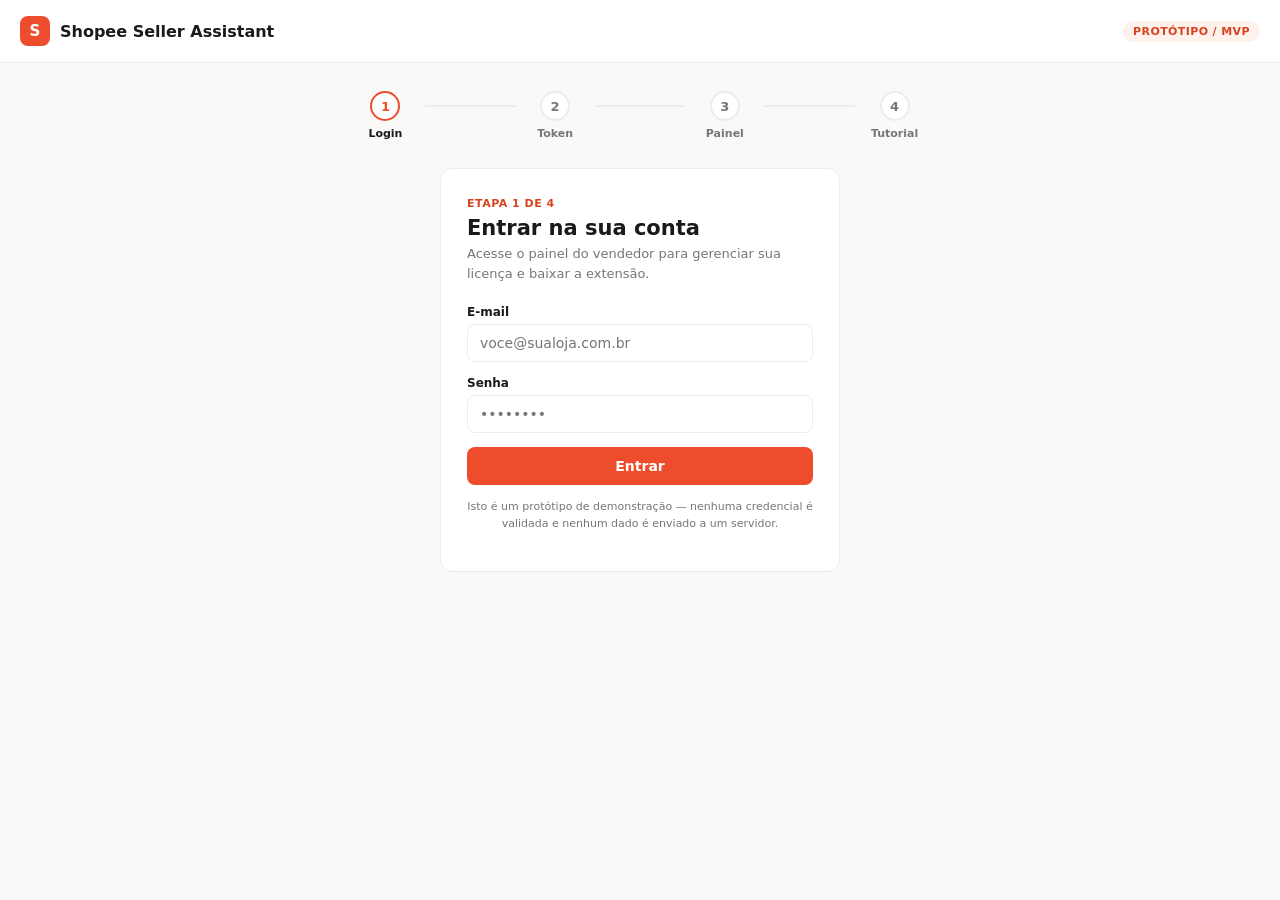
<file: index.html>
<!DOCTYPE html>
<html lang="pt-BR">
<head>
<meta charset="UTF-8" />
<meta name="viewport" content="width=device-width, initial-scale=1.0" />
<title>Shopee Seller Assistant — Painel do Vendedor</title>
<style>
  /* =========================================================
     TOKEN SYSTEM
     Paleta inspirada na Shopee, mas tratada como ferramenta de
     trabalho (dashboard), não como página de marketing.
     ========================================================= */
  :root {
    --orange: #ee4d2d;
    --orange-dark: #d8431f;
    --orange-soft: #fff1ec;
    --ink: #1a1a1a;
    --muted: #767676;
    --paper: #ffffff;
    --surface: #faf9f7;
    --border: #ececec;
    --success: #1fab5b;
    --success-soft: #eafaf1;
    --radius: 12px;
    --radius-sm: 8px;
    --font-display: "Segoe UI Semibold", "Segoe UI", system-ui, -apple-system, sans-serif;
    --font-body: "Segoe UI", system-ui, -apple-system, sans-serif;
    --font-mono: "SF Mono", "Cascadia Code", Consolas, monospace;
  }

  * { box-sizing: border-box; }

  @media (prefers-reduced-motion: reduce) {
    * { animation: none !important; transition: none !important; }
  }

  body {
    margin: 0;
    background: var(--surface);
    color: var(--ink);
    font-family: var(--font-body);
    min-height: 100vh;
  }

  a { color: inherit; }

  button {
    font-family: inherit;
    cursor: pointer;
  }

  button:focus-visible,
  input:focus-visible,
  a:focus-visible {
    outline: 2px solid var(--orange);
    outline-offset: 2px;
  }

  /* =========================================================
     TOPO — marca + selo de que é um protótipo
     ========================================================= */
  .topbar {
    background: var(--paper);
    border-bottom: 1px solid var(--border);
    padding: 16px 20px;
    display: flex;
    align-items: center;
    justify-content: space-between;
  }

  .brand {
    display: flex;
    align-items: center;
    gap: 10px;
    font-family: var(--font-display);
    font-weight: 700;
    font-size: 16px;
  }

  .brand-mark {
    width: 30px;
    height: 30px;
    border-radius: 8px;
    background: var(--orange);
    display: flex;
    align-items: center;
    justify-content: center;
    color: #fff;
    font-weight: 800;
    font-size: 15px;
  }

  .demo-badge {
    font-size: 11px;
    font-weight: 700;
    letter-spacing: 0.4px;
    text-transform: uppercase;
    color: var(--orange-dark);
    background: var(--orange-soft);
    padding: 4px 10px;
    border-radius: 999px;
  }

  /* =========================================================
     STEPPER — elemento de assinatura da página.
     Numerado de propósito: é uma sequência real de etapas.
     ========================================================= */
  .stepper-wrap {
    max-width: 640px;
    margin: 28px auto 0;
    padding: 0 20px;
  }

  .stepper {
    display: flex;
    align-items: center;
  }

  .step {
    display: flex;
    flex-direction: column;
    align-items: center;
    gap: 6px;
    flex: 1;
  }

  .step-circle {
    width: 30px;
    height: 30px;
    border-radius: 50%;
    background: var(--paper);
    border: 2px solid var(--border);
    color: var(--muted);
    display: flex;
    align-items: center;
    justify-content: center;
    font-size: 13px;
    font-weight: 700;
    transition: background-color 0.25s ease, border-color 0.25s ease, color 0.25s ease;
  }

  .step.is-active .step-circle,
  .step.is-done .step-circle {
    border-color: var(--orange);
    color: var(--orange);
  }

  .step.is-done .step-circle {
    background: var(--orange);
    color: #fff;
  }

  .step-label {
    font-size: 11px;
    color: var(--muted);
    font-weight: 600;
  }

  .step.is-active .step-label,
  .step.is-done .step-label {
    color: var(--ink);
  }

  .step-line {
    flex: 1;
    height: 2px;
    background: var(--border);
    margin: 0 -6px 20px;
    transition: background-color 0.25s ease;
  }

  .step-line.is-done {
    background: var(--orange);
  }

  /* =========================================================
     ÁREA PRINCIPAL — cartão único que troca de conteúdo
     conforme o estado (login / token / painel / tutorial)
     ========================================================= */
  .stage {
    max-width: 440px;
    margin: 28px auto 60px;
    padding: 0 20px;
  }

  .card {
    background: var(--paper);
    border: 1px solid var(--border);
    border-radius: var(--radius);
    padding: 28px 26px;
  }

  .card-eyebrow {
    font-size: 11px;
    font-weight: 700;
    letter-spacing: 0.5px;
    text-transform: uppercase;
    color: var(--orange-dark);
    margin: 0 0 6px;
  }

  .card-title {
    font-family: var(--font-display);
    font-size: 21px;
    font-weight: 700;
    margin: 0 0 4px;
  }

  .card-subtitle {
    font-size: 13px;
    color: var(--muted);
    margin: 0 0 22px;
    line-height: 1.5;
  }

  /* ---- Formulário de login (visual apenas) ---- */
  .field { margin-bottom: 14px; }

  .field label {
    display: block;
    font-size: 12px;
    font-weight: 600;
    margin-bottom: 5px;
  }

  .field input {
    width: 100%;
    padding: 10px 12px;
    border: 1px solid var(--border);
    border-radius: var(--radius-sm);
    font-size: 14px;
    font-family: inherit;
  }

  .field input:focus {
    border-color: var(--orange);
    outline: none;
  }

  .btn {
    width: 100%;
    padding: 11px;
    border: none;
    border-radius: var(--radius-sm);
    font-size: 14px;
    font-weight: 700;
    transition: background-color 0.15s ease, opacity 0.15s ease;
  }

  .btn-primary {
    background: var(--orange);
    color: #fff;
  }

  .btn-primary:hover { background: var(--orange-dark); }
  .btn-primary:disabled { opacity: 0.6; cursor: default; }

  .btn-secondary {
    background: var(--surface);
    color: var(--ink);
    border: 1px solid var(--border);
    margin-top: 8px;
  }

  .btn-secondary:hover { background: #f0f0f0; }

  .form-note {
    font-size: 11px;
    color: var(--muted);
    text-align: center;
    margin-top: 14px;
    line-height: 1.5;
  }

  /* ---- Revelação do token fictício ---- */
  .token-reveal {
    text-align: center;
    padding: 10px 0 4px;
  }

  .token-reveal .icon-circle {
    width: 52px;
    height: 52px;
    margin: 0 auto 16px;
    border-radius: 50%;
    background: var(--success-soft);
    display: flex;
    align-items: center;
    justify-content: center;
  }

  /* ---- Pílula de token (usada na revelação e no painel) ---- */
  .token-pill {
    display: flex;
    align-items: center;
    justify-content: space-between;
    gap: 8px;
    background: var(--surface);
    border: 1px dashed var(--border);
    border-radius: var(--radius-sm);
    padding: 10px 12px;
    margin: 14px 0;
  }

  .token-pill code {
    font-family: var(--font-mono);
    font-size: 13px;
    letter-spacing: 0.3px;
    overflow-wrap: anywhere;
  }

  .icon-btn {
    background: none;
    border: none;
    color: var(--muted);
    padding: 4px;
    display: flex;
    border-radius: 6px;
    flex-shrink: 0;
  }

  .icon-btn:hover { color: var(--orange); background: var(--orange-soft); }

  /* ---- Painel (status da licença) ---- */
  .status-row {
    display: flex;
    align-items: center;
    gap: 8px;
    background: var(--success-soft);
    border-radius: var(--radius-sm);
    padding: 10px 12px;
    margin-bottom: 10px;
  }

  .status-dot {
    width: 8px;
    height: 8px;
    border-radius: 50%;
    background: var(--success);
    flex-shrink: 0;
  }

  .status-row strong {
    font-size: 13px;
    color: #157a41;
  }

  .expiry-row {
    display: flex;
    align-items: center;
    gap: 7px;
    font-size: 12.5px;
    color: var(--muted);
    margin-bottom: 18px;
  }

  .field-label-sm {
    font-size: 11px;
    font-weight: 700;
    text-transform: uppercase;
    letter-spacing: 0.4px;
    color: var(--muted);
    margin: 18px 0 0;
  }

  .actions-grid {
    display: flex;
    flex-direction: column;
    gap: 8px;
    margin-top: 18px;
  }

  .btn-icon-inline {
    display: inline-flex;
    align-items: center;
    justify-content: center;
    gap: 8px;
  }

  .link-muted {
    display: block;
    text-align: center;
    margin-top: 16px;
    font-size: 12px;
    color: var(--muted);
    text-decoration: underline;
    background: none;
    border: none;
  }

  .link-muted:hover { color: var(--ink); }

  /* ---- Tutorial ---- */
  .tutorial-list {
    list-style: none;
    padding: 0;
    margin: 0 0 22px;
    counter-reset: passo;
  }

  .tutorial-list li {
    counter-increment: passo;
    display: flex;
    gap: 12px;
    padding: 10px 0;
    border-bottom: 1px solid var(--border);
    font-size: 13.5px;
    line-height: 1.5;
  }

  .tutorial-list li:last-child { border-bottom: none; }

  .tutorial-list li::before {
    content: counter(passo);
    flex-shrink: 0;
    width: 22px;
    height: 22px;
    border-radius: 50%;
    background: var(--orange-soft);
    color: var(--orange-dark);
    font-size: 11px;
    font-weight: 700;
    display: flex;
    align-items: center;
    justify-content: center;
  }

  /* ---- Utilidades de visibilidade de "view" ---- */
  .view { display: none; }
  .view.is-visible { display: block; }

  /* ---- Toast (feedback de ações simuladas) ---- */
  .toast {
    position: fixed;
    left: 50%;
    bottom: 24px;
    transform: translateX(-50%) translateY(12px);
    background: var(--ink);
    color: #fff;
    font-size: 13px;
    padding: 10px 16px;
    border-radius: var(--radius-sm);
    opacity: 0;
    pointer-events: none;
    transition: opacity 0.2s ease, transform 0.2s ease;
    max-width: 90vw;
    text-align: center;
  }

  .toast.is-visible {
    opacity: 1;
    transform: translateX(-50%) translateY(0);
  }
</style>
</head>
<body>

  <div class="topbar">
    <div class="brand">
      <span class="brand-mark">S</span>
      Shopee Seller Assistant
    </div>
    <span class="demo-badge">Protótipo / MVP</span>
  </div>

  <!-- Stepper: reflete state.view via JS (classes is-active / is-done) -->
  <div class="stepper-wrap">
    <div class="stepper" id="stepper"></div>
  </div>

  <main class="stage">

    <!-- ============ VIEW 1: LOGIN (apenas visual) ============ -->
    <section class="view" id="view-login">
      <div class="card">
        <p class="card-eyebrow">Etapa 1 de 4</p>
        <h1 class="card-title">Entrar na sua conta</h1>
        <p class="card-subtitle">Acesse o painel do vendedor para gerenciar sua licença e baixar a extensão.</p>

        <form id="loginForm">
          <div class="field">
            <label for="email">E-mail</label>
            <input type="email" id="email" placeholder="voce@sualoja.com.br" autocomplete="off" />
          </div>
          <div class="field">
            <label for="senha">Senha</label>
            <input type="password" id="senha" placeholder="••••••••" autocomplete="off" />
          </div>
          <button type="submit" class="btn btn-primary" id="btnEntrar">Entrar</button>
        </form>

        <p class="form-note">
          Isto é um protótipo de demonstração — nenhuma credencial é validada
          e nenhum dado é enviado a um servidor.
        </p>
      </div>
    </section>

    <!-- ============ VIEW 2: TOKEN FICTÍCIO ============ -->
    <section class="view" id="view-token">
      <div class="card">
        <p class="card-eyebrow">Etapa 2 de 4</p>
        <div class="token-reveal">
          <div class="icon-circle">
            <svg width="24" height="24" viewBox="0 0 24 24" fill="none">
              <path d="M4 12.5l5 5L20 7" stroke="#1fab5b" stroke-width="2.4" stroke-linecap="round" stroke-linejoin="round"/>
            </svg>
          </div>
          <h1 class="card-title">Login confirmado</h1>
          <p class="card-subtitle">Geramos um token de sessão fictício para esta demonstração.</p>
        </div>

        <div class="token-pill">
          <code id="tokenTextTokenView">—</code>
        </div>

        <button class="btn btn-primary" id="btnContinuarPainel">Continuar para o painel</button>
      </div>
    </section>

    <!-- ============ VIEW 3: PAINEL ============ -->
    <section class="view" id="view-painel">
      <div class="card">
        <p class="card-eyebrow">Etapa 3 de 4</p>
        <h1 class="card-title">Painel do vendedor</h1>
        <p class="card-subtitle">Dados simulados — nenhuma licença real está associada a esta conta.</p>

        <div class="status-row">
          <span class="status-dot"></span>
          <strong>Licença ativa</strong>
        </div>

        <div class="expiry-row">
          <svg width="14" height="14" viewBox="0 0 24 24" fill="none">
            <circle cx="12" cy="12" r="9" stroke="#767676" stroke-width="2"/>
            <path d="M12 7v5l3.5 2" stroke="#767676" stroke-width="2" stroke-linecap="round"/>
          </svg>
          Expira em 72 horas
        </div>

        <p class="field-label-sm">Token da extensão</p>
        <div class="token-pill">
          <code id="tokenTextPainelView">—</code>
          <button class="icon-btn" id="btnCopiarToken" title="Copiar token" aria-label="Copiar token">
            <svg width="16" height="16" viewBox="0 0 24 24" fill="none">
              <rect x="9" y="9" width="11" height="11" rx="2" stroke="currentColor" stroke-width="2"/>
              <path d="M5 15V6a2 2 0 0 1 2-2h9" stroke="currentColor" stroke-width="2"/>
            </svg>
          </button>
        </div>

        <div class="actions-grid">
          <button class="btn btn-primary btn-icon-inline" id="btnDownload">
            <svg width="15" height="15" viewBox="0 0 24 24" fill="none">
              <path d="M12 3v12m0 0l-4.5-4.5M12 15l4.5-4.5M4 19h16" stroke="#fff" stroke-width="2" stroke-linecap="round" stroke-linejoin="round"/>
            </svg>
            Baixar extensão
          </button>
          <button class="btn btn-secondary" id="btnAbrirTutorial">Abrir tutorial</button>
        </div>

        <button class="link-muted" id="btnSair">Sair e reiniciar demonstração</button>
      </div>
    </section>

    <!-- ============ VIEW 4: TUTORIAL ============ -->
    <section class="view" id="view-tutorial">
      <div class="card">
        <p class="card-eyebrow">Etapa 4 de 4</p>
        <h1 class="card-title">Como instalar a extensão</h1>
        <p class="card-subtitle">Passo a passo para carregar a extensão baixada no Chrome.</p>

        <ol class="tutorial-list">
          <li>Extraia o arquivo baixado em uma pasta no seu computador.</li>
          <li>No Chrome, acesse <code>chrome://extensions</code>.</li>
          <li>Ative a opção "Modo do desenvolvedor" no canto superior direito.</li>
          <li>Clique em "Carregar sem compactação" e selecione a pasta extraída.</li>
          <li>Abra a extensão e faça login para sincronizar com sua sessão do site.</li>
        </ol>

        <button class="btn btn-primary" id="btnVoltarPainel">Voltar ao painel</button>
      </div>
    </section>

  </main>

  <div class="toast" id="toast"></div>

<script>
  /**
   * script.js (inline)
   * ---------------------------------------------------------
   * Este é um PROTÓTIPO de página única (SPA simples, sem
   * framework). Todo o "fluxo" é simulado em memória:
   *
   *   state.view  → qual seção está visível
   *   state.token → token fictício gerado no momento do login
   *
   * Propositalmente NÃO usamos localStorage/sessionStorage aqui:
   * é uma demonstração de fluxo dentro de uma única página, então
   * uma variável em memória é suficiente e mais simples — e evita
   * qualquer dado "fake" sobrevivendo entre sessões do navegador
   * de quem for testar o protótipo.
   *
   * INTEGRAÇÃO COM A EXTENSÃO (sem backend):
   * Ao "logar", esta página tenta avisar a extensão via
   * chrome.runtime.sendMessage(EXTENSION_ID, ...), usando a API
   * externally_connectable do Chrome. A extensão apenas SALVA o
   * que recebe — nenhuma validação real acontece em lugar nenhum
   * ainda. Se a extensão não estiver instalada (ou o EXTENSION_ID
   * abaixo estiver desatualizado), isso falha silenciosamente e o
   * site continua funcionando normalmente sozinho.
   * ---------------------------------------------------------
   */

  // TODO: depois de carregar a extensão em chrome://extensions
  // (modo desenvolvedor), copie o ID gerado e cole aqui.
  const EXTENSION_ID = "SEU_ID";

  const STEPS = [
    { id: "login", label: "Login" },
    { id: "token", label: "Token" },
    { id: "painel", label: "Painel" },
    { id: "tutorial", label: "Tutorial" },
  ];

  const state = {
    view: "login", // "login" | "token" | "painel" | "tutorial"
    token: null,
  };

  // ----- Referências de elementos -----
  const stepperEl = document.getElementById("stepper");
  const toastEl = document.getElementById("toast");
  const loginForm = document.getElementById("loginForm");
  const btnEntrar = document.getElementById("btnEntrar");

  /**
   * Gera um token fictício só para preencher a UI. Não tem
   * nenhum valor real — é puramente visual/demonstrativo.
   */
  function gerarTokenFicticio() {
    const bloco = () => Math.random().toString(16).slice(2, 10);
    return `shp_${bloco()}${bloco()}`.slice(0, 28);
  }

  /**
   * Avisa a extensão (se instalada) que um login fictício
   * acabou de acontecer, para que ela pare de pedir login e
   * mostre o painel normalmente.
   *
   * Não lança erro para quem está usando só o site: se a API
   * chrome.runtime não existir (navegador sem a extensão, ou
   * página aberta fora de http/https), simplesmente não faz nada.
   */
  function avisarExtensaoDoLoginFicticio(dadosSessao) {
    const temApiDeExtensao =
      typeof chrome !== "undefined" && chrome.runtime && chrome.runtime.sendMessage;

    if (!temApiDeExtensao || EXTENSION_ID.startsWith("COLE_AQUI")) {
      console.info(
        "[Site] Extensão não conectada (normal se você só estiver testando o site)."
      );
      return;
    }

    chrome.runtime.sendMessage(
      EXTENSION_ID,
      { type: "FAKE_LOGIN", payload: dadosSessao },
      (resposta) => {
        if (chrome.runtime.lastError) {
          console.info("[Site] Extensão não respondeu:", chrome.runtime.lastError.message);
          return;
        }
        if (resposta?.ok) {
          mostrarToast("Extensão sincronizada com esta sessão.");
        }
      }
    );
  }

  /**
   * Mostra uma mensagem breve no canto inferior (feedback de
   * ações simuladas, como "Download" ou "Copiar").
   */
  let toastTimeout;
  function mostrarToast(texto) {
    clearTimeout(toastTimeout);
    toastEl.textContent = texto;
    toastEl.classList.add("is-visible");
    toastTimeout = setTimeout(() => toastEl.classList.remove("is-visible"), 2600);
  }

  /**
   * Redesenha o stepper de acordo com state.view.
   */
  function renderStepper() {
    const indiceAtual = STEPS.findIndex((s) => s.id === state.view);

    stepperEl.innerHTML = STEPS.map((step, i) => {
      const isDone = i < indiceAtual;
      const isActive = i === indiceAtual;
      const circleContent = isDone
        ? `<svg width="13" height="13" viewBox="0 0 24 24" fill="none"><path d="M4 12.5l5 5L20 7" stroke="#fff" stroke-width="3" stroke-linecap="round" stroke-linejoin="round"/></svg>`
        : i + 1;

      const stepHtml = `
        <div class="step ${isDone ? "is-done" : ""} ${isActive ? "is-active" : ""}">
          <div class="step-circle">${circleContent}</div>
          <div class="step-label">${step.label}</div>
        </div>`;

      if (i === STEPS.length - 1) return stepHtml;

      const lineHtml = `<div class="step-line ${i < indiceAtual ? "is-done" : ""}"></div>`;
      return stepHtml + lineHtml;
    }).join("");
  }

  /**
   * Mostra somente a <section class="view"> correspondente ao
   * state.view atual, e sincroniza o texto do token em qualquer
   * lugar da página que o exiba.
   */
  function renderView() {
    document.querySelectorAll(".view").forEach((el) => {
      el.classList.toggle("is-visible", el.id === `view-${state.view}`);
    });

    const textoToken = state.token || "—";
    const tokenTokenView = document.getElementById("tokenTextTokenView");
    const tokenPainelView = document.getElementById("tokenTextPainelView");
    if (tokenTokenView) tokenTokenView.textContent = textoToken;
    if (tokenPainelView) tokenPainelView.textContent = textoToken;
  }

  function render() {
    renderStepper();
    renderView();
  }

  // ---------------------------------------------------------
  // Ações (equivalentes ao que os botões acionam)
  // ---------------------------------------------------------

  function irParaView(view) {
    state.view = view;
    render();
  }

  loginForm.addEventListener("submit", (evento) => {
    evento.preventDefault();

    // Pequeno atraso simulado para dar sensação de "autenticando",
    // já que não existe backend real por trás disso.
    btnEntrar.disabled = true;
    btnEntrar.textContent = "Entrando...";

    setTimeout(() => {
      state.token = gerarTokenFicticio();
      btnEntrar.disabled = false;
      btnEntrar.textContent = "Entrar";
      loginForm.reset();
      irParaView("token");

      // Avisa a extensão (se instalada) para que ela pare de
      // pedir login e mostre o painel normalmente.
      avisarExtensaoDoLoginFicticio({
        token: state.token,
        plan: "pro",
        expiresAt: Date.now() + 72 * 60 * 60 * 1000, // 72 horas, igual ao texto do painel
      });
    }, 650);
  });

  document.getElementById("btnContinuarPainel").addEventListener("click", () => {
    irParaView("painel");
  });

  document.getElementById("btnAbrirTutorial").addEventListener("click", () => {
    irParaView("tutorial");
  });

  document.getElementById("btnVoltarPainel").addEventListener("click", () => {
    irParaView("painel");
  });

  document.getElementById("btnSair").addEventListener("click", () => {
    state.token = null;
    irParaView("login");
  });

  document.getElementById("btnCopiarToken").addEventListener("click", async () => {
    try {
      await navigator.clipboard.writeText(state.token || "");
      mostrarToast("Token copiado para a área de transferência.");
    } catch {
      mostrarToast("Não foi possível copiar automaticamente.");
    }
  });

  /**
   * Simula o "Baixar extensão": gera um arquivo de texto no
   * próprio navegador (via Blob) e dispara o download dele.
   * É um download real de um arquivo-placeholder — deixamos
   * isso explícito no conteúdo do arquivo e no toast, para não
   * fingir que é o pacote de verdade da extensão.
   */
  document.getElementById("btnDownload").addEventListener("click", () => {
    const conteudo =
      "Shopee Seller Assistant — arquivo de demonstração\n\n" +
      "Este NÃO é o pacote real da extensão. Na versão final do\n" +
      "produto, este botão baixará o arquivo .zip da extensão\n" +
      "publicado pelo backend.\n";

    const blob = new Blob([conteudo], { type: "text/plain" });
    const url = URL.createObjectURL(blob);

    const link = document.createElement("a");
    link.href = url;
    link.download = "shopee-seller-assistant-demo.txt";
    document.body.appendChild(link);
    link.click();
    document.body.removeChild(link);
    URL.revokeObjectURL(url);

    mostrarToast("Download iniciado (arquivo de demonstração).");
  });

  // ---------------------------------------------------------
  // Inicialização
  // ---------------------------------------------------------
  render();
</script>

</body>
</html>
</file>
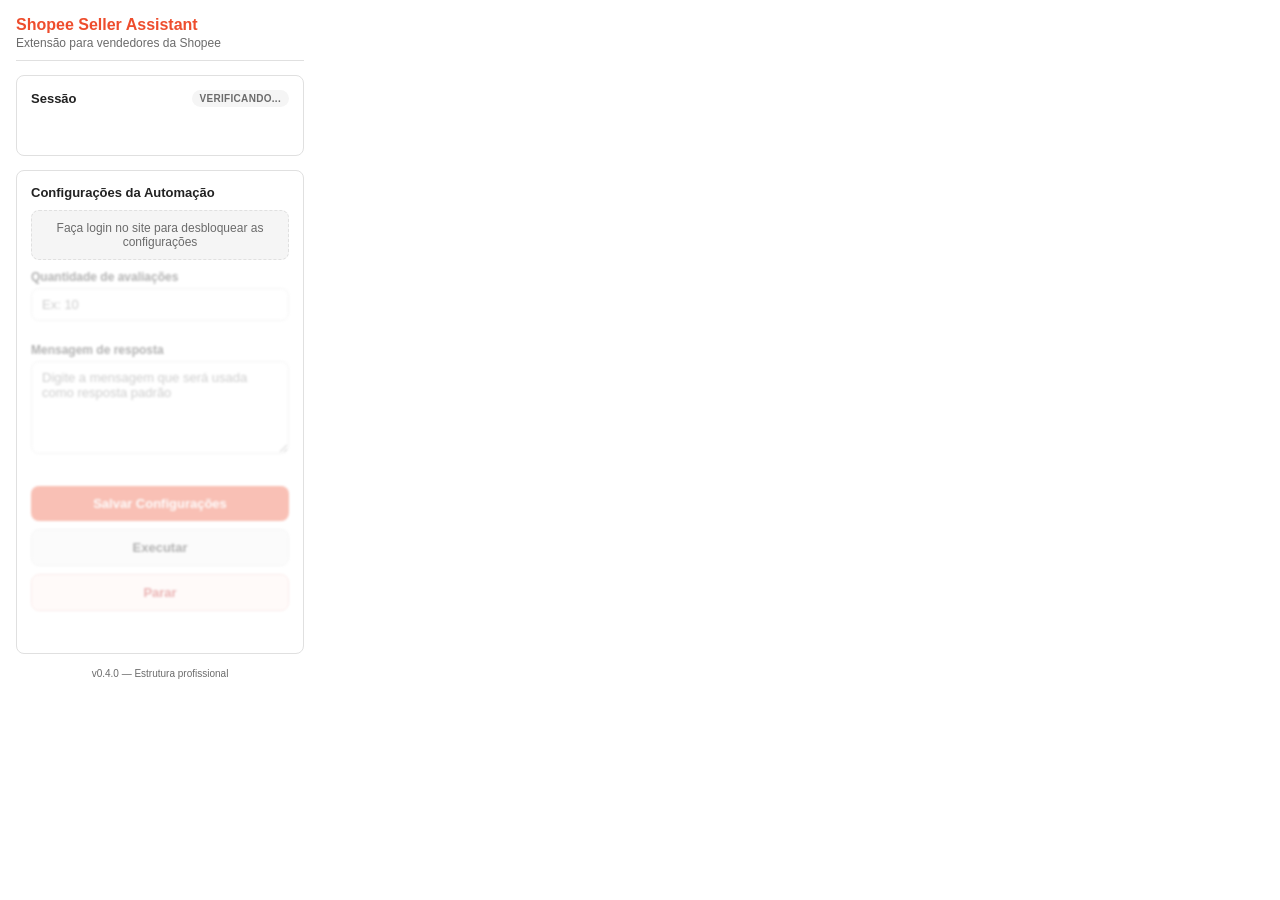
<file: src/ui/popup/popup.html>
<!DOCTYPE html>
<html lang="pt-BR">
<head>
  <meta charset="UTF-8" />
  <title>Shopee Seller Assistant</title>
  <link rel="stylesheet" href="popup.css" />
</head>
<body>

  <div class="container">

    <header class="header">
      <h1>Shopee Seller Assistant</h1>
      <p class="subtitle">Extensão para vendedores da Shopee</p>
    </header>

    <!-- =========================================================
         SEÇÃO 1: SESSÃO
         O login acontece no SITE. A extensão só reflete o status.
         ========================================================= -->
    <section id="sessionSection" class="card">

      <div class="card-header">
        <h2>Sessão</h2>
        <span id="sessionBadge" class="badge badge-inactive">Verificando...</span>
      </div>

      <p id="sessionInfo" class="session-info"></p>

      <div class="actions">
        <button id="btnAbrirLogin" class="btn btn-primary hidden">Abrir login no site</button>
        <button id="btnRecheckSession" class="btn btn-secondary hidden">Recarregar sessão</button>
      </div>

      <button id="btnSair" class="link-btn hidden">Sair (limpar sessão local)</button>

    </section>

    <!-- =========================================================
         SEÇÃO 2: CONFIGURAÇÕES DA AUTOMAÇÃO
         Bloqueada até existir uma sessão autenticada.
         ========================================================= -->
    <section id="settingsSection" class="card disabled">

      <div class="card-header">
        <h2>Configurações da Automação</h2>
      </div>

      <div class="overlay-msg" id="overlayMsg">
        Faça login no site para desbloquear as configurações
      </div>

      <div class="form" id="settingsForm">

        <div class="field">
          <label for="quantidade">Quantidade de avaliações</label>
          <input
            type="number"
            id="quantidade"
            placeholder="Ex: 10"
            min="0"
          />
        </div>

        <div class="field">
          <label for="mensagem">Mensagem de resposta</label>
          <textarea
            id="mensagem"
            rows="5"
            placeholder="Digite a mensagem que será usada como resposta padrão"
          ></textarea>
        </div>

        <p id="pageWarning" class="page-warning hidden">
          ⚠️ Esta aba não parece ser o Seller Center da Shopee. Abra o
          Seller Center para executar a automação.
        </p>

        <div class="actions">
          <button id="btnSalvar" class="btn btn-primary">Salvar Configurações</button>
          <button id="btnExecutar" class="btn btn-secondary">Executar</button>
          <button id="btnParar" class="btn btn-danger">Parar</button>
        </div>

        <p id="status" class="status"></p>

      </div>

    </section>

    <footer class="footer">
      <span>v0.4.0 — Estrutura profissional</span>
    </footer>

  </div>

  <!--
    Ordem importa (dependências carregam antes de quem as usa).
    Caminhos são relativos a este arquivo: src/ui/popup/popup.html
    "../../" sobe de src/ui/popup/ até src/.
  -->
  <script src="../../core/config.js"></script>
  <script src="../../utils/logger.js"></script>
  <script src="../../storage/storage.js"></script>
  <script src="../../services/sessionApi.js"></script>
  <script src="../../auth/session.js"></script>
  <script src="popup.js"></script>
</body>
</html>
</file>
<file: src/ui/popup/popup.css>
/* =========================================================
   RESET BÁSICO
   ========================================================= */
* {
  box-sizing: border-box;
  margin: 0;
  padding: 0;
}

/* =========================================================
   VARIÁVEIS DE TEMA
   ========================================================= */
:root {
  --color-primary: #ee4d2d;      /* laranja Shopee */
  --color-primary-dark: #d8431f;
  --color-secondary: #f5f5f5;
  --color-text: #222222;
  --color-text-light: #6b6b6b;
  --color-border: #e0e0e0;
  --color-success: #2e7d32;
  --color-success-bg: #e8f5e9;
  --color-error: #c62828;
  --color-error-bg: #fdecea;
  --color-warning: #8a6d00;
  --color-warning-bg: #fff8e1;
  --radius: 8px;
  --font-main: "Segoe UI", Roboto, Arial, sans-serif;
}

/* =========================================================
   BASE
   ========================================================= */
body {
  width: 320px;
  font-family: var(--font-main);
  background-color: #ffffff;
  color: var(--color-text);
}

.container {
  display: flex;
  flex-direction: column;
  padding: 16px;
  gap: 14px;
}

/* =========================================================
   HEADER
   ========================================================= */
.header {
  border-bottom: 1px solid var(--color-border);
  padding-bottom: 10px;
}

.header h1 {
  font-size: 16px;
  color: var(--color-primary);
}

.subtitle {
  font-size: 12px;
  color: var(--color-text-light);
  margin-top: 2px;
}

/* =========================================================
   CARDS (seções: Licença / Configurações)
   ========================================================= */
.card {
  position: relative;
  border: 1px solid var(--color-border);
  border-radius: var(--radius);
  padding: 14px;
  background-color: #fff;
}

.card-header {
  display: flex;
  align-items: center;
  justify-content: space-between;
  margin-bottom: 10px;
}

.card-header h2 {
  font-size: 13px;
  font-weight: 600;
  color: var(--color-text);
}

/* =========================================================
   BADGE DE STATUS DA SESSÃO
   ========================================================= */
.badge {
  font-size: 10px;
  font-weight: 700;
  text-transform: uppercase;
  letter-spacing: 0.3px;
  padding: 3px 8px;
  border-radius: 999px;
}

.badge-inactive {
  color: var(--color-text-light);
  background-color: var(--color-secondary);
}

.badge-checking {
  color: var(--color-warning);
  background-color: var(--color-warning-bg);
}

.badge-valid {
  color: var(--color-success);
  background-color: var(--color-success-bg);
}

.badge-invalid {
  color: var(--color-error);
  background-color: var(--color-error-bg);
}

/* =========================================================
   INFO DA SESSÃO (plano / última verificação)
   ========================================================= */
.session-info {
  font-size: 11px;
  color: var(--color-text-light);
  margin-bottom: 4px;
  min-height: 14px;
}

/* =========================================================
   FORMULÁRIO (campos)
   ========================================================= */
.form {
  display: flex;
  flex-direction: column;
  gap: 12px;
}

.field {
  display: flex;
  flex-direction: column;
  gap: 4px;
  margin-bottom: 10px;
}

.field:last-of-type {
  margin-bottom: 0;
}

.field label {
  font-size: 12px;
  font-weight: 600;
  color: var(--color-text);
}

.field input,
.field textarea {
  border: 1px solid var(--color-border);
  border-radius: var(--radius);
  padding: 8px 10px;
  font-size: 13px;
  font-family: var(--font-main);
  color: var(--color-text);
  outline: none;
  transition: border-color 0.15s ease;
}

.field input:focus,
.field textarea:focus {
  border-color: var(--color-primary);
}

.field textarea {
  resize: vertical;
  min-height: 80px;
}

/* =========================================================
   BOTÕES
   ========================================================= */
.actions {
  display: flex;
  flex-direction: column;
  gap: 8px;
  margin-top: 10px;
}

.btn {
  border: none;
  border-radius: var(--radius);
  padding: 10px;
  font-size: 13px;
  font-weight: 600;
  cursor: pointer;
  transition: background-color 0.15s ease, opacity 0.15s ease;
}

.btn-primary {
  background-color: var(--color-primary);
  color: #ffffff;
}

.btn-primary:hover {
  background-color: var(--color-primary-dark);
}

.btn-secondary {
  background-color: var(--color-secondary);
  color: var(--color-text);
  border: 1px solid var(--color-border);
}

.btn-secondary:hover {
  background-color: #ececec;
}

.btn-danger {
  background-color: #fff2f0;
  color: #c62828;
  border: 1px solid #f3c6c2;
}

.btn-danger:hover {
  background-color: #ffe4e0;
}

.btn:active {
  opacity: 0.85;
}

.btn:disabled {
  opacity: 0.5;
  cursor: not-allowed;
}

.link-btn {
  background: none;
  border: none;
  color: var(--color-primary);
  font-size: 11px;
  text-decoration: underline;
  cursor: pointer;
  margin-top: 8px;
  padding: 0;
}

.link-btn:hover {
  color: var(--color-primary-dark);
}

.hidden {
  display: none;
}

/* =========================================================
   AVISO DE PÁGINA (fora do Seller Center da Shopee)
   ========================================================= */
.page-warning {
  font-size: 11.5px;
  line-height: 1.5;
  color: #8a6d00;
  background-color: #fff8e1;
  border: 1px solid #f5e6a8;
  border-radius: var(--radius);
  padding: 8px 10px;
  margin-bottom: 4px;
}

/* =========================================================
   STATUS / FEEDBACK
   ========================================================= */
.status {
  min-height: 16px;
  font-size: 12px;
  text-align: center;
  color: var(--color-success);
}

/* =========================================================
   SEÇÃO BLOQUEADA (Configurações antes da sessão autenticada)
   ========================================================= */
.card.disabled .form {
  opacity: 0.35;
  pointer-events: none;
  filter: blur(1px);
  user-select: none;
}

.overlay-msg {
  display: none;
  font-size: 12px;
  text-align: center;
  color: var(--color-text-light);
  background-color: var(--color-secondary);
  border: 1px dashed var(--color-border);
  border-radius: var(--radius);
  padding: 10px;
  margin-bottom: 10px;
}

.card.disabled .overlay-msg {
  display: block;
}

/* =========================================================
   FOOTER
   ========================================================= */
.footer {
  text-align: center;
  font-size: 10px;
  color: var(--color-text-light);
}
</file>
